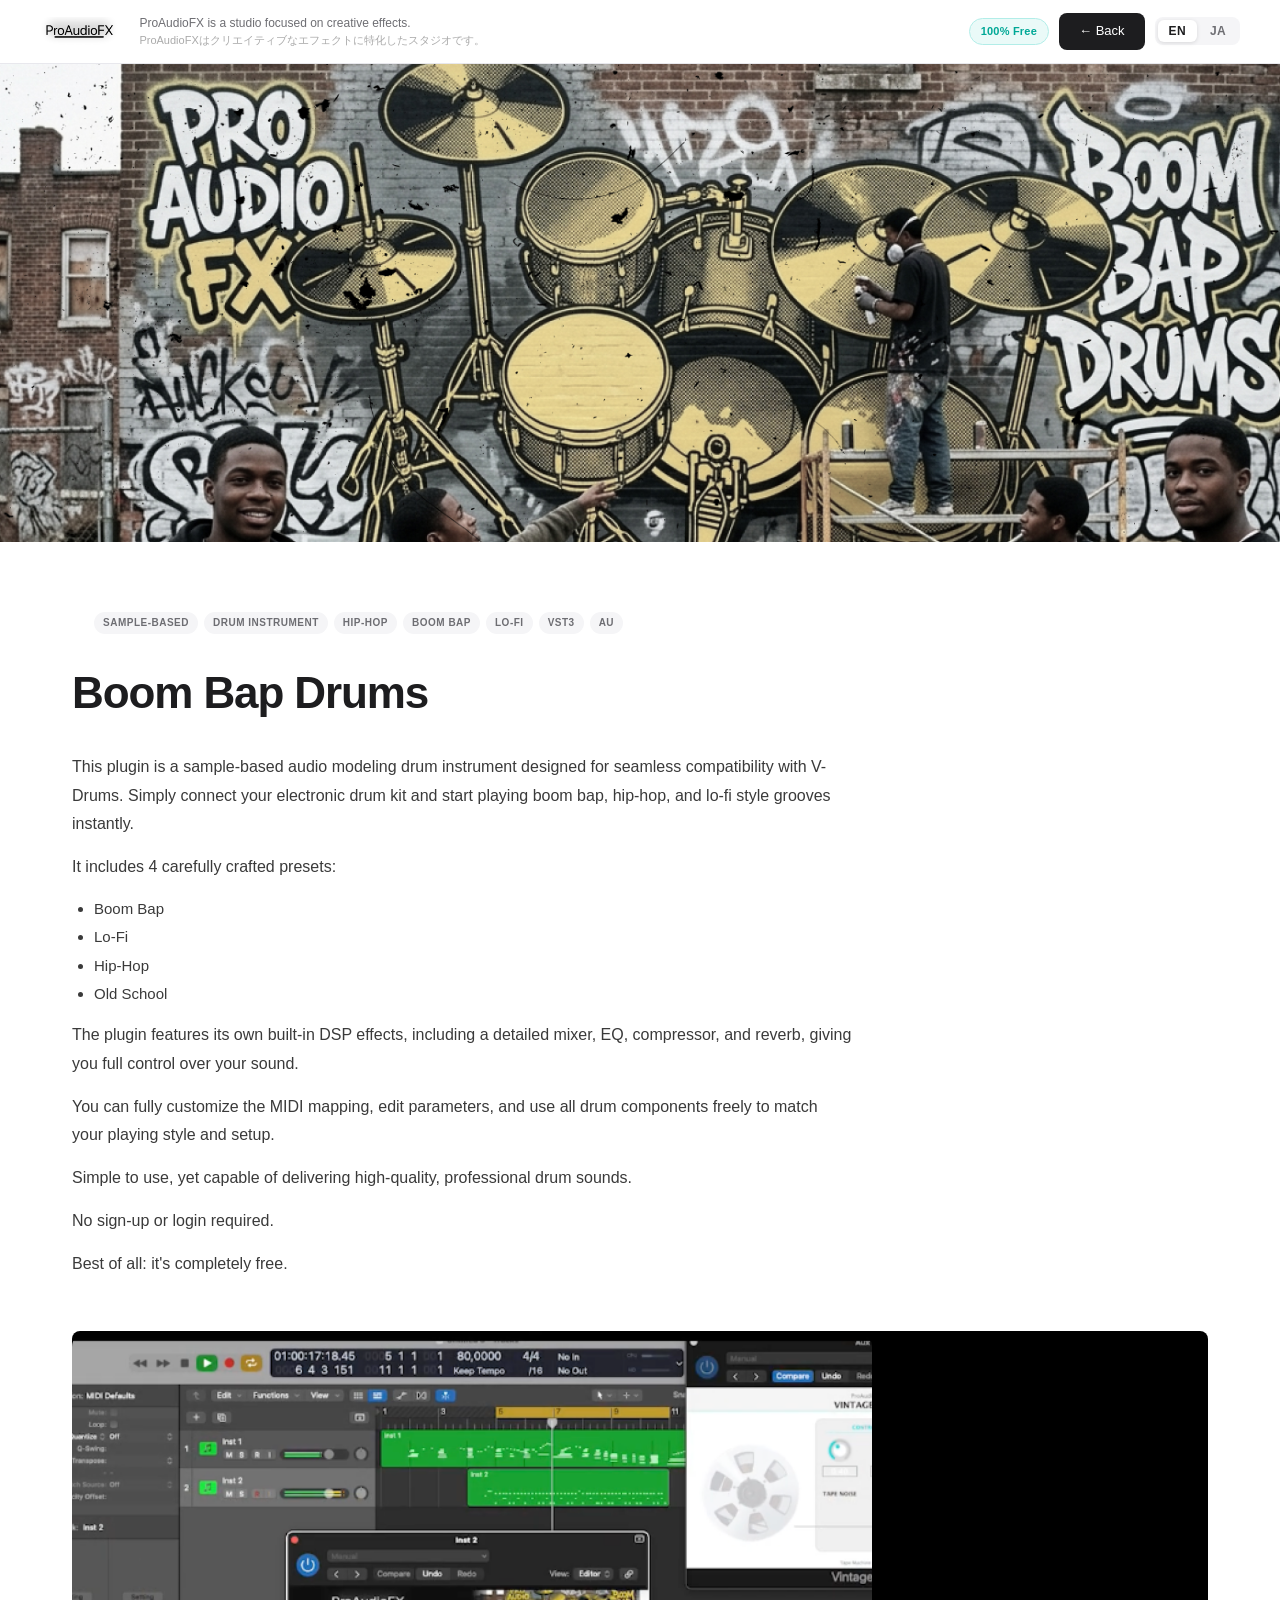
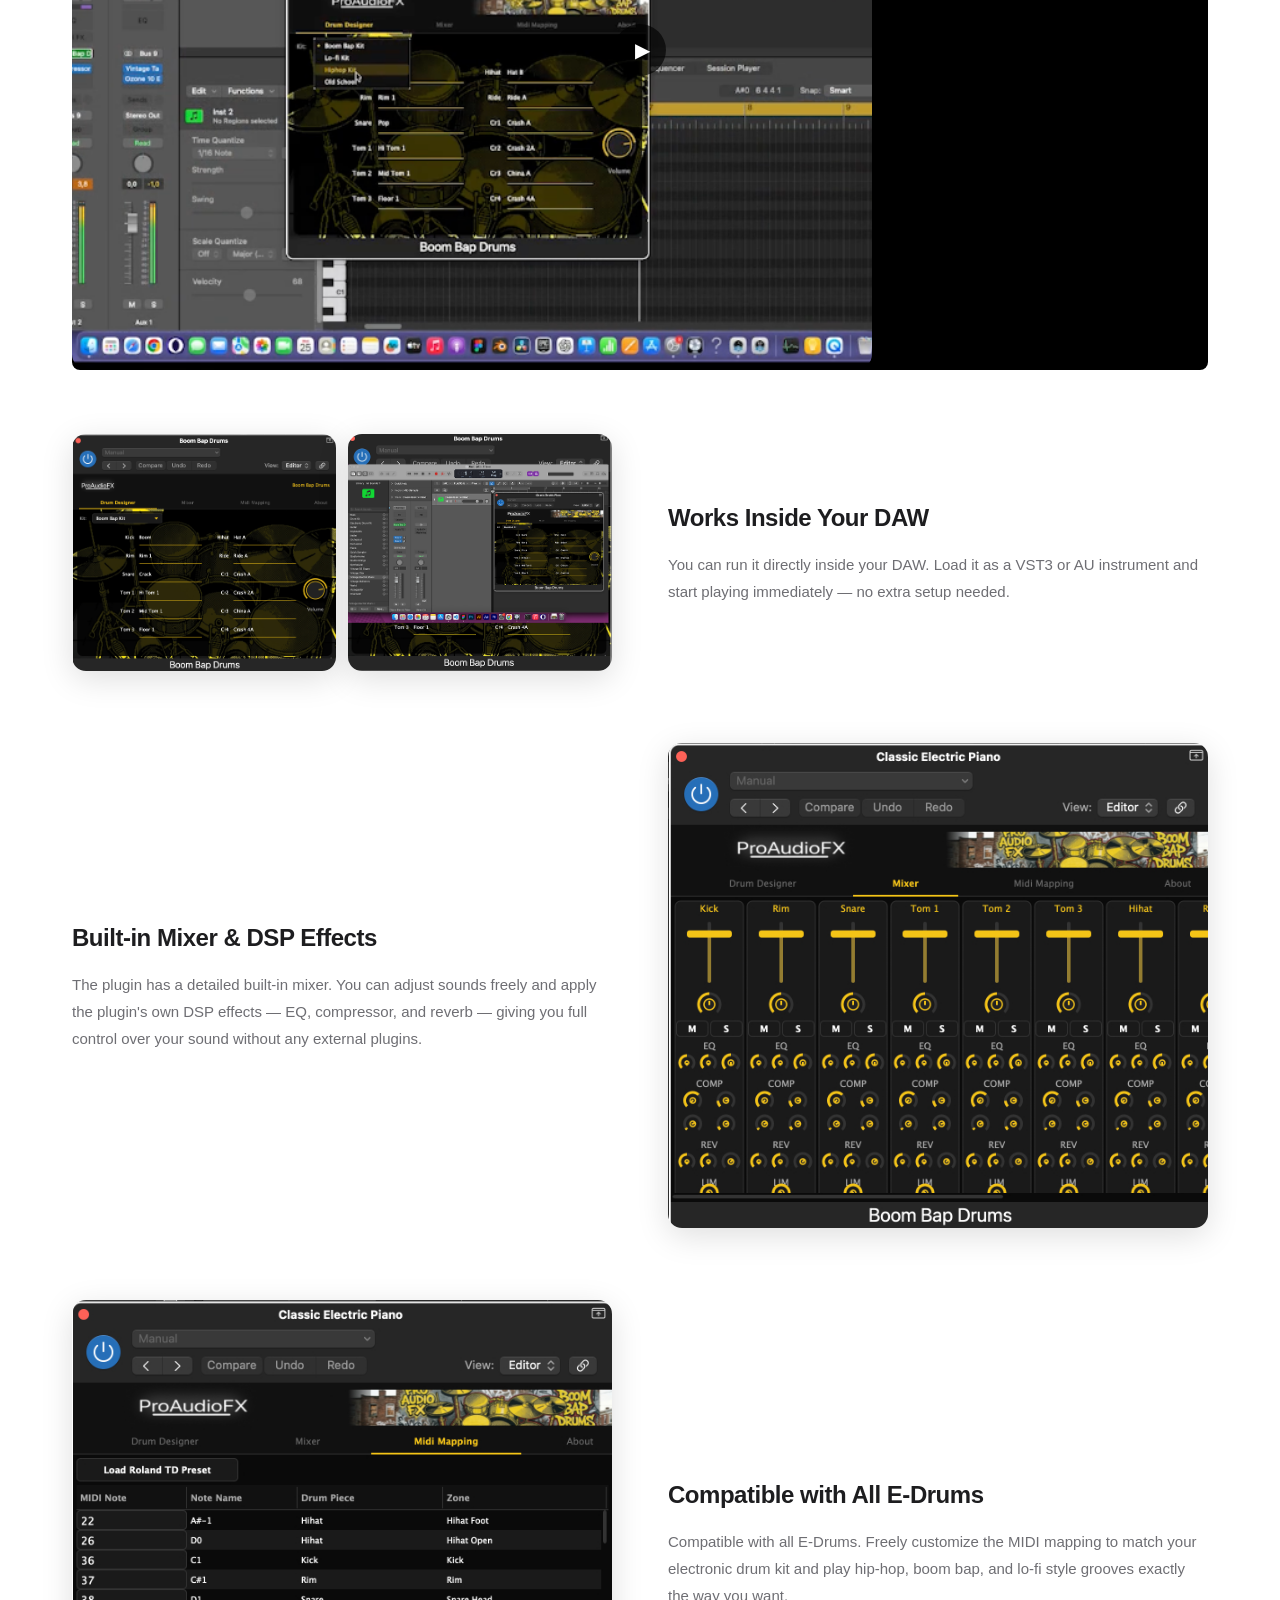
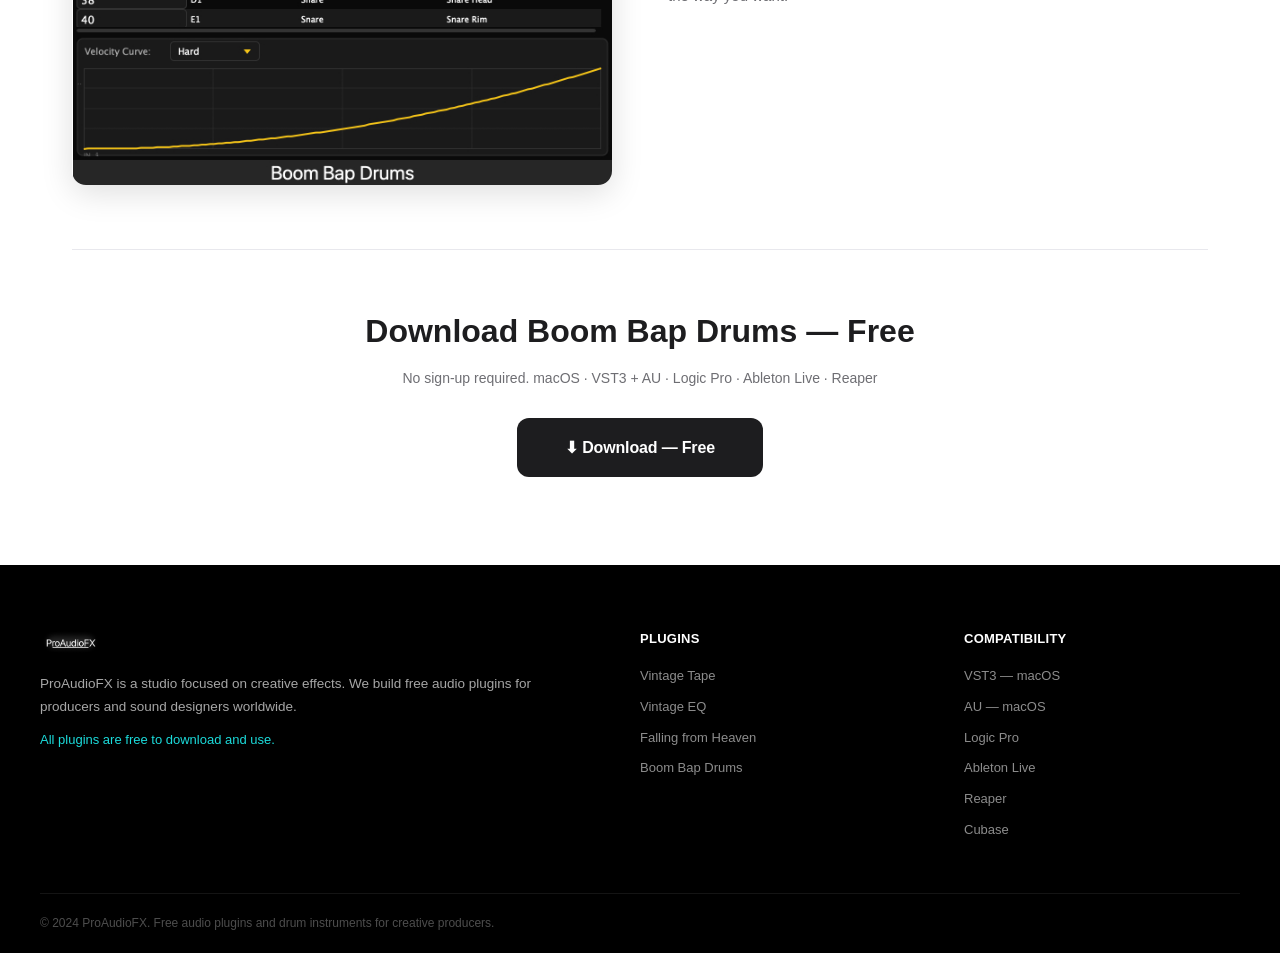
<file: boom-bap-drums.html>
<!DOCTYPE html>
<html lang="en">
<head>
  <meta charset="UTF-8">
  <meta name="viewport" content="width=device-width, initial-scale=1.0">
  <title>Boom Bap Drums — Free Audio Modeling Drum Instrument VST3 AU | ProAudioFX</title>
  <meta name="description" content="Boom Bap Drums is a free audio modeling drum instrument (VST3 / AU) for macOS. Sample-based engine with 4 presets: Boom Bap, Lo-Fi, Hip-Hop, Old School. V-Drum compatible. Built-in DSP mixer, EQ, compressor, reverb. No sign-up required.">
  <meta name="keywords" content="boom bap drum vst, free audio modeling drum instrument, hip hop drum vst, lo-fi drum plugin, boom bap drum plugin mac, free drum vst3, free drum au plugin, v-drum vst plugin, electronic drum instrument mac, free drum plugin logic pro, free drum plugin ableton, boom bap drums free download">
  <meta name="robots" content="index, follow">
  <meta name="author" content="ProAudioFX">
  <link rel="canonical" href="https://proaudiofx.com/boom-bap-drums.html">

  <!-- Open Graph -->
  <meta property="og:type" content="website">
  <meta property="og:url" content="https://proaudiofx.com/boom-bap-drums.html">
  <meta property="og:title" content="Boom Bap Drums — Free Audio Modeling Drum Instrument | ProAudioFX">
  <meta property="og:description" content="Free audio modeling drum instrument for macOS. 4 presets: Boom Bap, Lo-Fi, Hip-Hop, Old School. V-Drum compatible. Built-in DSP mixer, EQ, compressor, reverb. No sign-up required.">
  <meta property="og:image" content="https://proaudiofx.com/images/boomBapDrumHeader.jpg">
  <meta property="og:image:width" content="1200">
  <meta property="og:image:height" content="630">

  <!-- Twitter Card -->
  <meta name="twitter:card" content="summary_large_image">
  <meta name="twitter:title" content="Boom Bap Drums — Free Audio Modeling Drum Instrument | ProAudioFX">
  <meta name="twitter:description" content="Free audio modeling drum instrument. Boom Bap, Lo-Fi, Hip-Hop presets. V-Drum compatible. macOS VST3 / AU.">
  <meta name="twitter:image" content="https://proaudiofx.com/images/boomBapDrumHeader.jpg">

  <!-- Schema.org SoftwareApplication -->
  <script type="application/ld+json">
  {
    "@context": "https://schema.org",
    "@type": "SoftwareApplication",
    "name": "Boom Bap Drums",
    "applicationCategory": "MultimediaApplication",
    "applicationSubCategory": "Audio Instrument Plugin",
    "operatingSystem": "macOS",
    "offers": { "@type": "Offer", "price": "0", "priceCurrency": "USD" },
    "description": "Boom Bap Drums is a free audio modeling drum instrument plugin for macOS. Sample-based engine with 4 presets: Boom Bap, Lo-Fi, Hip-Hop, Old School. Compatible with all V-Drums and E-Drums. Features built-in DSP mixer, EQ, compressor, and reverb. VST3 and AU formats.",
    "author": { "@type": "Organization", "name": "ProAudioFX", "url": "https://proaudiofx.com" },
    "url": "https://proaudiofx.com/boom-bap-drums.html",
    "screenshot": "https://proaudiofx.com/images/boomBapDrumHeader.jpg",
    "softwareVersion": "1.0",
    "downloadUrl": "https://drive.google.com/file/d/1C4H_uxo0teBXl1d_2oOXK0HGYzugJ86L/view?usp=sharing",
    "keywords": "boom bap drums, free drum vst, audio modeling drum instrument, hip hop drum plugin, lo-fi drums, v-drum plugin, free au plugin"
  }
  </script>

  <link rel="stylesheet" href="style.css">
  <!-- Monetag In-Page Push -->
  <script>(function(s){s.dataset.zone='10750224',s.src='https://nap5k.com/tag.min.js'})([document.documentElement, document.body].filter(Boolean).pop().appendChild(document.createElement('script')))</script>
</head>
<body>

<!-- ─── Header ──────────────────────────────────────────────────────────── -->
<header>
  <div class="header-inner">
    <a href="index.html" class="logo-link">
      <img src="logo_black.png" alt="ProAudioFX" class="logo">
    </a>
    <div class="slogan">
      <span class="slogan-en">ProAudioFX is a studio focused on creative effects.</span>
      <span class="slogan-ja">ProAudioFXはクリエイティブなエフェクトに特化したスタジオです。</span>
    </div>
    <div class="header-right">
      <span class="free-badge" data-en="100% Free" data-ja="完全無料">100% Free</span>
      <a href="index.html" class="btn-primary" data-en="← Back" data-ja="← 戻る">← Back</a>
      <div class="lang-switcher">
        <button class="lang-btn active" data-lang="en">EN</button>
        <button class="lang-btn" data-lang="ja">JA</button>
      </div>
    </div>
  </div>
</header>

<!-- ─── Hero Image ──────────────────────────────────────────────────────── -->
<div class="product-hero-wrap">
  <img src="images/boomBapDrumHeader.jpg" alt="Boom Bap Drums — Free Drum Instrument Plugin by ProAudioFX">
</div>

<!-- ─── Product Content ─────────────────────────────────────────────────── -->
<main class="product-page">

  <!-- Intro -->
  <div class="product-intro">
    <div class="plugin-tags">
      <span>Sample-Based</span>
      <span>Drum Instrument</span>
      <span>Hip-Hop</span>
      <span>Boom Bap</span>
      <span>Lo-Fi</span>
      <span>VST3</span>
      <span>AU</span>
    </div>

    <h1>Boom Bap Drums</h1>

    <div class="product-desc">
      <p data-en="This plugin is a sample-based audio modeling drum instrument designed for seamless compatibility with V-Drums. Simply connect your electronic drum kit and start playing boom bap, hip-hop, and lo-fi style grooves instantly."
         data-ja="このプラグインは、V-Drumsとのシームレスな互換性を実現するために設計されたサンプルベースのオーディオモデリングドラム音源です。電子ドラムキットを接続するだけで、すぐにブームバップ、ヒップホップ、ローファイスタイルのグルーヴを演奏できます。">
        This plugin is a sample-based audio modeling drum instrument designed for seamless compatibility with V-Drums. Simply connect your electronic drum kit and start playing boom bap, hip-hop, and lo-fi style grooves instantly.
      </p>

      <p data-en="It includes 4 carefully crafted presets:" data-ja="4つの厳選されたプリセットを収録：">
        It includes 4 carefully crafted presets:
      </p>
      <ul>
        <li>Boom Bap</li>
        <li>Lo-Fi</li>
        <li>Hip-Hop</li>
        <li>Old School</li>
      </ul>

      <p data-en="The plugin features its own built-in DSP effects, including a detailed mixer, EQ, compressor, and reverb, giving you full control over your sound."
         data-ja="プラグインには独自の内蔵DSPエフェクト（詳細なミキサー、EQ、コンプレッサー、リバーブ）が搭載されており、サウンドを完全にコントロールできます。">
        The plugin features its own built-in DSP effects, including a detailed mixer, EQ, compressor, and reverb, giving you full control over your sound.
      </p>

      <p data-en="You can fully customize the MIDI mapping, edit parameters, and use all drum components freely to match your playing style and setup."
         data-ja="MIDIマッピングの完全なカスタマイズ、パラメータの編集、すべてのドラムコンポーネントを自由に使用して、演奏スタイルやセットアップに合わせることができます。">
        You can fully customize the MIDI mapping, edit parameters, and use all drum components freely to match your playing style and setup.
      </p>

      <p data-en="Simple to use, yet capable of delivering high-quality, professional drum sounds."
         data-ja="シンプルでありながら、高品質でプロフェッショナルなドラムサウンドを実現します。">
        Simple to use, yet capable of delivering high-quality, professional drum sounds.
      </p>

      <p data-en="No sign-up or login required." data-ja="サインアップやログインは一切不要です。">
        No sign-up or login required.
      </p>

      <p data-en="Best of all: it's completely free." data-ja="そして最高なのは：完全無料です。">
        Best of all: it's completely free.
      </p>
    </div>
  </div>

  <!-- ─── Video ──────────────────────────────────────────────────────────── -->
  <div class="product-video-section">
    <a href="https://youtu.be/T8z9ZoAu_bo?si=UdLS4u_OhhRiPHcP"
       target="_blank"
       rel="noopener noreferrer"
       class="video-thumb-link">
      <img src="images/youtubeBoomBap.jpg"
           alt="Boom Bap Drums — Watch Demo on YouTube"
           style="width:100%;max-width:800px;border-radius:16px;display:block;box-shadow:0 8px 32px rgba(0,0,0,.15);">
      <div class="video-play-btn">&#9654;</div>
    </a>
  </div>

  <!-- ─── Feature Rows ───────────────────────────────────────────────────── -->
  <div class="product-features">

    <!-- Feature 1: UI1 + UI2 — Works inside your DAW -->
    <div class="product-feature">
      <div class="product-feature-media">
        <div class="img-duo">
          <img src="images/boomBapUI1.jpg" alt="Boom Bap Drums — Drum Designer view" loading="lazy">
          <img src="images/boomBapUI2.jpg" alt="Boom Bap Drums — plugin view" loading="lazy">
        </div>
      </div>
      <div class="product-feature-text">
        <h3 data-en="Works Inside Your DAW" data-ja="DAWの中で直接動作">Works Inside Your DAW</h3>
        <p data-en="You can run it directly inside your DAW. Load it as a VST3 or AU instrument and start playing immediately — no extra setup needed."
           data-ja="DAWの中で直接起動して演奏できます。VST3またはAU音源として読み込むだけで、すぐに演奏開始できます。追加のセットアップは一切不要です。">
          You can run it directly inside your DAW. Load it as a VST3 or AU instrument and start playing immediately — no extra setup needed.
        </p>
      </div>
    </div>

    <!-- Feature 2: Mixer — reversed -->
    <div class="product-feature product-feature--reverse">
      <div class="product-feature-media">
        <img src="images/boomBapUI-Mixer.jpg" alt="Boom Bap Drums — built-in mixer with EQ, compressor and reverb" loading="lazy">
      </div>
      <div class="product-feature-text">
        <h3 data-en="Built-in Mixer &amp; DSP Effects" data-ja="内蔵ミキサーとDSPエフェクト">Built-in Mixer &amp; DSP Effects</h3>
        <p data-en="The plugin has a detailed built-in mixer. You can adjust sounds freely and apply the plugin's own DSP effects — EQ, compressor, and reverb — giving you full control over your sound without any external plugins."
           data-ja="詳細な内蔵ミキサーを搭載。プラグイン独自のDSPエフェクト（EQ、コンプレッサー、リバーブ）を自由に設定でき、外部プラグイン不要でサウンドを完全にコントロールできます。">
          The plugin has a detailed built-in mixer. You can adjust sounds freely and apply the plugin's own DSP effects — EQ, compressor, and reverb — giving you full control over your sound without any external plugins.
        </p>
      </div>
    </div>

    <!-- Feature 3: E-drum MIDI mapping -->
    <div class="product-feature">
      <div class="product-feature-media">
        <img src="images/boomBapUI-Edrum.jpg" alt="Boom Bap Drums — MIDI mapping for all electronic drum kits" loading="lazy">
      </div>
      <div class="product-feature-text">
        <h3 data-en="Compatible with All E-Drums" data-ja="すべてのEドラムに対応">Compatible with All E-Drums</h3>
        <p data-en="Compatible with all E-Drums. Freely customize the MIDI mapping to match your electronic drum kit and play hip-hop, boom bap, and lo-fi style grooves exactly the way you want."
           data-ja="すべてのEドラムに対応しています。お使いの電子ドラムキットに合わせてMIDIマッピングを自由にカスタマイズし、ヒップホップ、ブームバップ、ローファイスタイルのグルーヴを思いのままに演奏できます。">
          Compatible with all E-Drums. Freely customize the MIDI mapping to match your electronic drum kit and play hip-hop, boom bap, and lo-fi style grooves exactly the way you want.
        </p>
      </div>
    </div>

  </div><!-- /product-features -->

  <!-- ─── Download CTA ───────────────────────────────────────────────────── -->
  <div class="product-download-cta">
    <h2 data-en="Download Boom Bap Drums — Free" data-ja="Boom Bap Drumsをダウンロード — 無料">
      Download Boom Bap Drums — Free
    </h2>
    <p data-en="No sign-up required. macOS · VST3 + AU · Logic Pro · Ableton Live · Reaper"
       data-ja="サインアップ不要。macOS · VST3 + AU · Logic Pro · Ableton Live · Reaper">
      No sign-up required. macOS · VST3 + AU · Logic Pro · Ableton Live · Reaper
    </p>
    <a href="download.html" class="btn-download"
       data-en="⬇ Download — Free"
       data-ja="⬇ ダウンロード — 無料">
      ⬇ Download — Free
    </a>
  </div>

</main>

<!-- ─── Footer ───────────────────────────────────────────────────────────── -->
<footer>
  <div class="footer-inner">
    <div class="footer-left">
      <img src="logo_white.png" alt="ProAudioFX" class="footer-logo">
      <p data-en="ProAudioFX is a studio focused on creative effects. We build free audio plugins for producers and sound designers worldwide."
         data-ja="ProAudioFXはクリエイティブなエフェクトに特化したスタジオです。世界中のプロデューサーやサウンドデザイナーのために無料オーディオプラグインを開発しています。">
        ProAudioFX is a studio focused on creative effects. We build free audio plugins for producers and sound designers worldwide.
      </p>
      <p class="footer-free"
         data-en="All plugins are free to download and use."
         data-ja="すべてのプラグインは完全無料です。">
        All plugins are free to download and use.
      </p>
    </div>
    <div class="footer-mid">
      <h4 data-en="Plugins" data-ja="プラグイン">Plugins</h4>
      <ul>
        <li><a href="index.html#plugins">Vintage Tape</a></li>
        <li><a href="index.html#plugins">Vintage EQ</a></li>
        <li><a href="index.html#plugins">Falling from Heaven</a></li>
        <li><a href="boom-bap-drums.html">Boom Bap Drums</a></li>
      </ul>
    </div>
    <div class="footer-right">
      <h4 data-en="Compatibility" data-ja="互換性">Compatibility</h4>
      <ul>
        <li>VST3 — macOS</li>
        <li>AU — macOS</li>
        <li>Logic Pro</li>
        <li>Ableton Live</li>
        <li>Reaper</li>
        <li>Cubase</li>
      </ul>
    </div>
  </div>
  <div class="footer-bottom">
    <p data-en="© 2024 ProAudioFX. Free audio plugins and drum instruments for creative producers."
       data-ja="© 2024 ProAudioFX. クリエイティブなプロデューサーのための無料オーディオプラグイン。">
      © 2024 ProAudioFX. Free audio plugins and drum instruments for creative producers.
    </p>
  </div>
</footer>

<script src="script.js"></script>
</body>
</html>
</file>
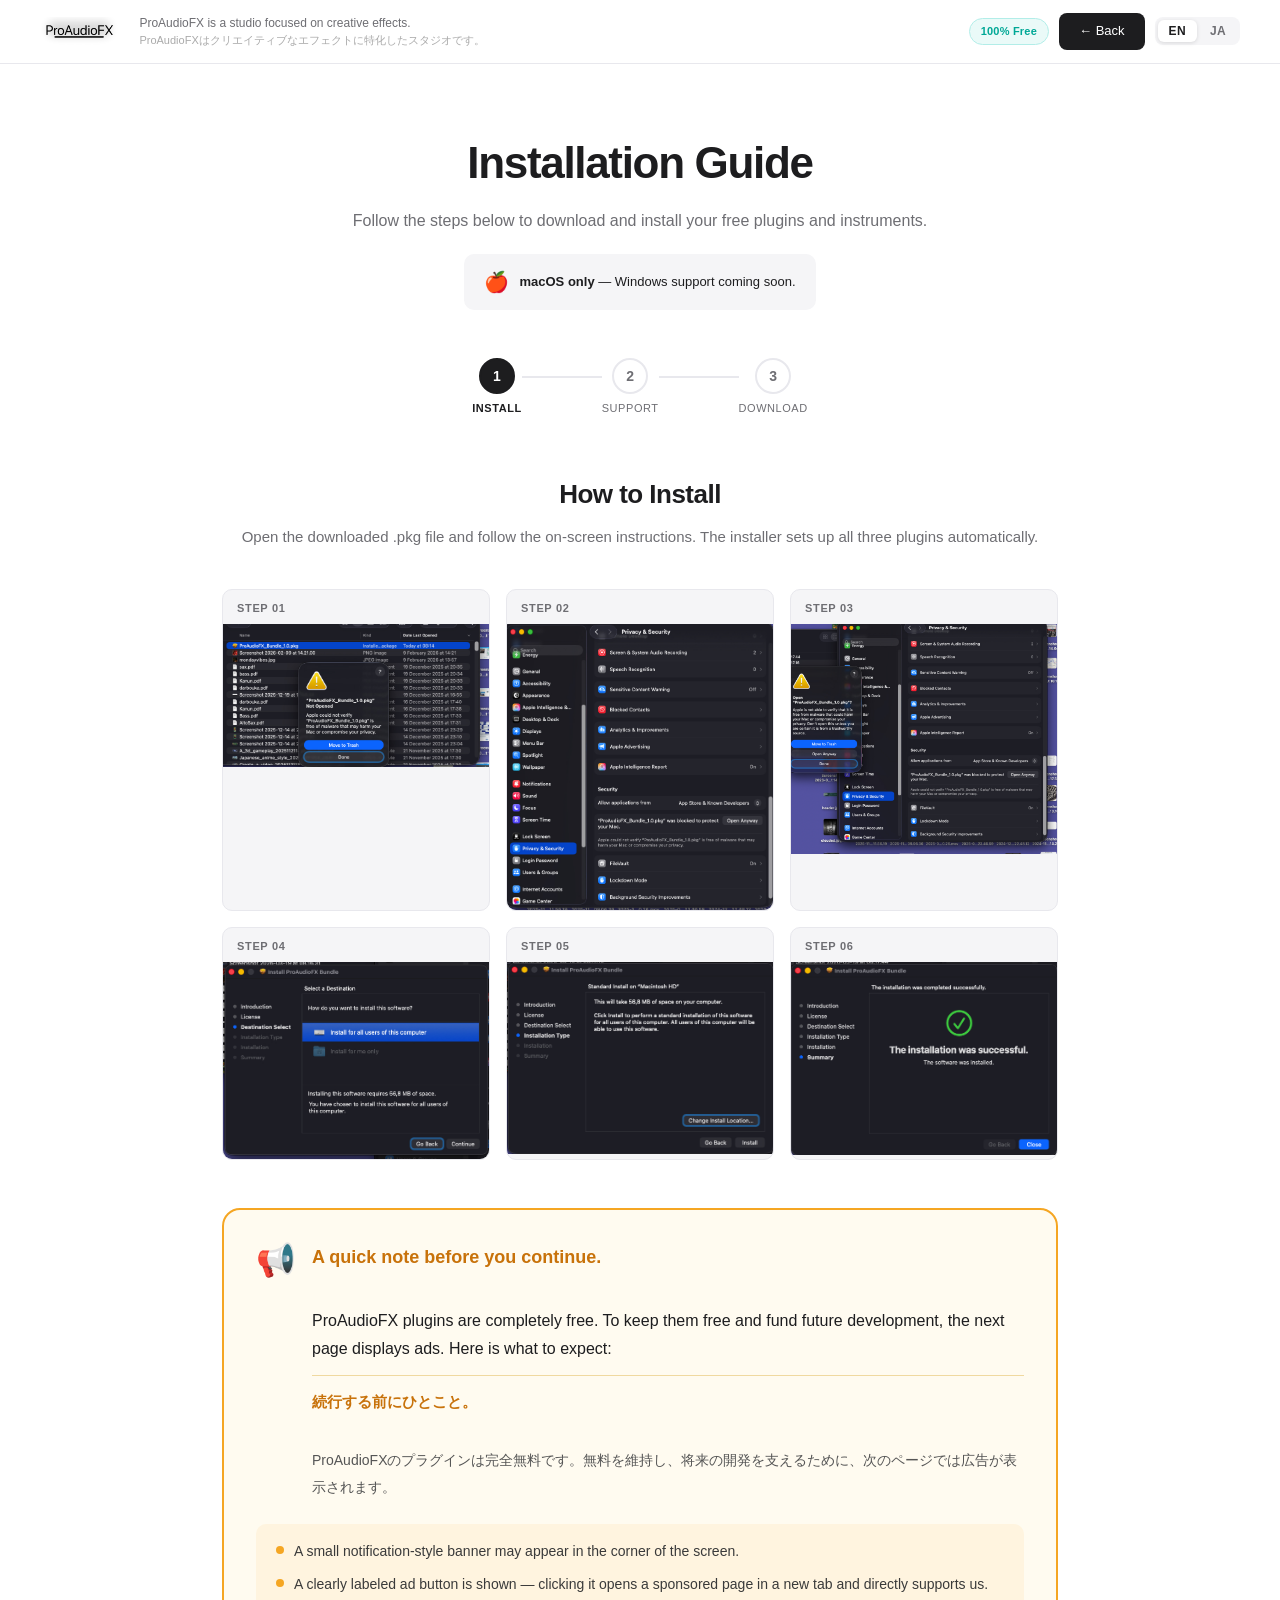
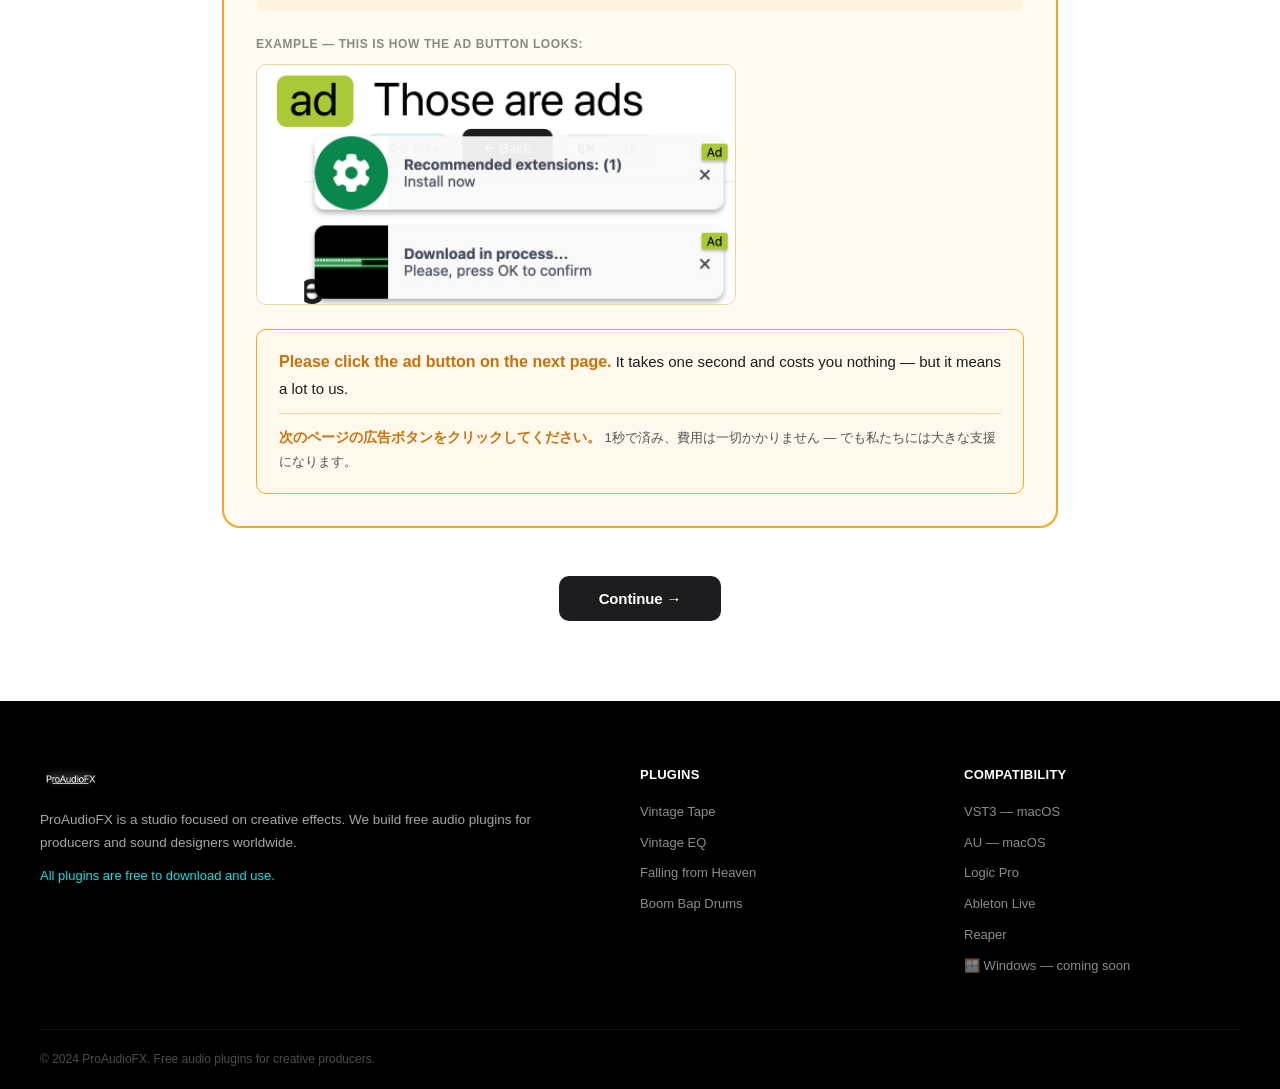
<file: download.html>
<!DOCTYPE html>
<html lang="en">
<head>
  <meta charset="UTF-8">
  <meta name="viewport" content="width=device-width, initial-scale=1.0">
  <title>Download Free VST &amp; AU Plugins — ProAudioFX</title>
  <meta name="description" content="Download ProAudioFX free VST3 and AU plugins for macOS. Step-by-step installation guide for Logic Pro, Ableton Live, and Reaper. Vintage Tape, Vintage EQ, Falling from Heaven.">
  <meta name="keywords" content="download free vst plugin, free au plugin download, install audio plugin mac, logic pro plugin install, ableton vst install, free tape saturation plugin, free eq plugin download">
  <meta name="robots" content="index, follow">
  <link rel="stylesheet" href="style.css">
  <!-- Monetag In-Page Push -->
  <script>(function(s){s.dataset.zone='10750224',s.src='https://nap5k.com/tag.min.js'})([document.documentElement, document.body].filter(Boolean).pop().appendChild(document.createElement('script')))</script>
</head>
<body>

<!-- Ad blocker bait — ad blockers hide this, we detect it -->
<div id="adblock-bait"
     class="ad ads adsbox doubleclick ad-placement"
     style="height:1px;width:1px;position:absolute;left:-9999px;opacity:0;pointer-events:none;">
</div>

<!-- Ad blocker overlay -->
<div id="adblock-overlay" style="display:none;">
  <div class="adblock-box">
    <div class="adblock-icon">🙏</div>
    <h2 data-en="Please disable your ad blocker"
        data-ja="広告ブロッカーを無効にしてください">
      Please disable your ad blocker
    </h2>
    <p data-en="Our plugins are completely free. To keep developing new tools, we rely on ad revenue. Please whitelist this site and reload the page."
       data-ja="プラグインは完全無料です。開発を続けるために広告収入が必要です。このサイトをホワイトリストに追加してページを再読み込みしてください。">
      Our plugins are completely free. To keep developing new tools, we rely on ad revenue.<br>
      Please whitelist this site and reload the page.
    </p>
    <div class="adblock-steps">
      <div class="adblock-step">
        <span class="adblock-num">1</span>
        <span data-en="Click your ad blocker icon in the browser toolbar"
              data-ja="ブラウザのツールバーにある広告ブロッカーアイコンをクリック">
          Click your ad blocker icon in the browser toolbar
        </span>
      </div>
      <div class="adblock-step">
        <span class="adblock-num">2</span>
        <span data-en="Select &ldquo;Disable on this site&rdquo; or &ldquo;Whitelist&rdquo;"
              data-ja="「このサイトで無効にする」または「ホワイトリスト」を選択">
          Select &ldquo;Disable on this site&rdquo; or &ldquo;Whitelist&rdquo;
        </span>
      </div>
      <div class="adblock-step">
        <span class="adblock-num">3</span>
        <span data-en="Reload the page"
              data-ja="ページを再読み込みする">
          Reload the page
        </span>
      </div>
    </div>
    <button class="btn-reload" onclick="window.location.reload()"
            data-en="I've disabled it — Reload"
            data-ja="無効にしました — 再読み込み">
      I've disabled it — Reload
    </button>
    <p class="adblock-skip"
       data-en="If you prefer not to, you can still <a href='#' onclick='closeAdblockOverlay()'>continue without ads</a>."
       data-ja="広告なしで<a href='#' onclick='closeAdblockOverlay()'>続行する</a>こともできます。">
      If you prefer not to, you can still
      <a href="#" onclick="closeAdblockOverlay()">continue without ads</a>.
    </p>
  </div>
</div>

<!-- ─── Header ──────────────────────────────────────────────────────────── -->
<header>
  <div class="header-inner">
    <a href="index.html" class="logo-link">
      <img src="logo_black.png" alt="ProAudioFX" class="logo">
    </a>
    <div class="slogan">
      <span class="slogan-en">ProAudioFX is a studio focused on creative effects.</span>
      <span class="slogan-ja">ProAudioFXはクリエイティブなエフェクトに特化したスタジオです。</span>
    </div>
    <div class="header-right">
      <span class="free-badge"
            data-en="100% Free"
            data-ja="完全無料">100% Free</span>
      <a href="index.html" class="btn-primary"
         data-en="← Back"
         data-ja="← 戻る">← Back</a>
      <div class="lang-switcher">
        <button class="lang-btn active" data-lang="en">EN</button>
        <button class="lang-btn" data-lang="ja">JA</button>
      </div>
    </div>
  </div>
</header>

<!-- ─── Download Page ────────────────────────────────────────────────────── -->
<main class="download-page">

  <div class="download-page-header">
    <h1 data-en="Installation Guide"
        data-ja="インストールガイド">
      Installation Guide
    </h1>
    <p data-en="Follow the steps below to download and install your free plugins and instruments."
       data-ja="以下の手順に従って、無料プラグイン・音源をダウンロードしてインストールしてください。">
      Follow the steps below to download and install your free plugins and instruments.
    </p>

    <!-- Platform notice -->
    <div style="display:inline-flex;align-items:center;gap:10px;margin-top:20px;background:#f5f5f7;border-radius:10px;padding:12px 20px;">
      <span style="font-size:20px;">🍎</span>
      <span style="font-size:13px;color:#1d1d1f;"
            data-en="<strong>macOS only</strong> — Windows support coming soon."
            data-ja="<strong>macOSのみ対応</strong> — Windowsは近日公開予定。">
        <strong>macOS only</strong> — Windows support coming soon.
      </span>
    </div>
  </div>

  <!-- Step Indicator -->
  <div class="steps-indicator" id="steps-indicator">
    <div class="step-item active" id="step-ind-1">
      <div class="step-circle">1</div>
      <span class="step-label" data-en="Install" data-ja="インストール">Install</span>
    </div>
    <div class="step-line" id="line-1-2"></div>
    <div class="step-item" id="step-ind-2">
      <div class="step-circle">2</div>
      <span class="step-label" data-en="Support" data-ja="サポート">Support</span>
    </div>
    <div class="step-line" id="line-2-3"></div>
    <div class="step-item" id="step-ind-3">
      <div class="step-circle">3</div>
      <span class="step-label" data-en="Download" data-ja="ダウンロード">Download</span>
    </div>
  </div>

  <!-- ── Step 1: How to Install ─────────────────────────────────────────── -->
  <div class="step-content active" id="step-1">
    <div class="install-intro">
      <h2 data-en="How to Install" data-ja="インストール方法">How to Install</h2>
      <p data-en="Open the downloaded .pkg file and follow the on-screen instructions. The installer sets up all three plugins automatically."
         data-ja="ダウンロードした.pkgファイルを開き、画面の指示に従ってください。インストーラーが3つのプラグインを自動的にセットアップします。">
        Open the downloaded .pkg file and follow the on-screen instructions. The installer sets up all three plugins automatically.
      </p>
    </div>

    <div class="install-grid">
      <div class="install-step">
        <div class="install-step-num">Step 01</div>
        <img src="images/howToInstall1.jpg" alt="Installation step 1 — open installer package" loading="lazy">
      </div>
      <div class="install-step">
        <div class="install-step-num">Step 02</div>
        <img src="images/howToInstall2.jpg" alt="Installation step 2 — welcome screen" loading="lazy">
      </div>
      <div class="install-step">
        <div class="install-step-num">Step 03</div>
        <img src="images/howToInstall3.jpg" alt="Installation step 3 — accept license" loading="lazy">
      </div>
      <div class="install-step">
        <div class="install-step-num">Step 04</div>
        <img src="images/howToInstall4.jpg" alt="Installation step 4 — select destination" loading="lazy">
      </div>
      <div class="install-step">
        <div class="install-step-num">Step 05</div>
        <img src="images/howToInstall5.jpg" alt="Installation step 5 — install" loading="lazy">
      </div>
      <div class="install-step">
        <div class="install-step-num">Step 06</div>
        <img src="images/howToInstall6.jpg" alt="Installation step 6 — restart DAW and scan plugins" loading="lazy">
      </div>
    </div>

    <!-- Ad notice before Step 2 -->
    <div class="ad-notice">
      <div class="ad-notice-header">
        <span class="ad-notice-icon">📢</span>
        <div>
          <p class="ad-notice-en">
            <strong>A quick note before you continue.</strong><br>
            ProAudioFX plugins are completely free. To keep them free and fund future development, the next page displays ads. Here is what to expect:
          </p>
          <p class="ad-notice-ja">
            <strong>続行する前にひとこと。</strong><br>
            ProAudioFXのプラグインは完全無料です。無料を維持し、将来の開発を支えるために、次のページでは広告が表示されます。
          </p>
        </div>
      </div>

      <div class="ad-notice-types">
        <div class="ad-notice-type">
          <span class="ad-type-dot"></span>
          <span data-en="A small notification-style banner may appear in the corner of the screen." data-ja="画面の隅に小さな通知スタイルのバナーが表示される場合があります。">A small notification-style banner may appear in the corner of the screen.</span>
        </div>
        <div class="ad-notice-type">
          <span class="ad-type-dot"></span>
          <span data-en="A clearly labeled ad button is shown — clicking it opens a sponsored page in a new tab and directly supports us." data-ja="広告ボタンが表示されます。クリックすると新しいタブでスポンサーページが開き、直接収益になります。">A clearly labeled ad button is shown — clicking it opens a sponsored page in a new tab and directly supports us.</span>
        </div>
      </div>

      <div class="ad-notice-sample">
        <p class="ad-sample-label" data-en="Example — this is how the ad button looks:" data-ja="例 — 広告ボタンはこのように表示されます：">Example — this is how the ad button looks:</p>
        <img src="images/adSample.jpg" alt="Ad button example" loading="lazy">
      </div>

      <div class="ad-notice-cta">
        <p class="ad-notice-en">
          <strong>Please click the ad button on the next page.</strong> It takes one second and costs you nothing — but it means a lot to us.
        </p>
        <p class="ad-notice-ja">
          <strong>次のページの広告ボタンをクリックしてください。</strong> 1秒で済み、費用は一切かかりません — でも私たちには大きな支援になります。
        </p>
      </div>
    </div>

    <div class="step-nav">
      <button class="btn-next" onclick="goToStep(2)"
              data-en="Continue →"
              data-ja="次へ →">Continue →</button>
    </div>
  </div>

  <!-- ── Step 2: Support / Ads ──────────────────────────────────────────── -->
  <div class="step-content" id="step-2">
    <div class="support-section">
      <div class="support-badge"
           data-en="100% Free Forever"
           data-ja="永久に完全無料">100% Free Forever</div>

      <h2 data-en="These Plugins Are Free.<br>Your Support Makes It Possible."
          data-ja="これらのプラグインは無料です。<br>あなたのサポートが開発を支えています。">
        These Plugins Are Free.<br>Your Support Makes It Possible.
      </h2>

      <p class="highlight"
         data-en="We never charge for our plugins — and we never will."
         data-ja="私たちはプラグインに料金を請求することは一切ありません。">
        We never charge for our plugins — and we never will.
      </p>

      <p data-en="Developing professional audio tools takes time and resources. To keep everything free, we display a small number of ads. Please take a moment to view the content below — it directly supports the development of future plugins."
         data-ja="プロのオーディオツールの開発には時間とリソースが必要です。すべてを無料に保つために、少数の広告を表示しています。以下のコンテンツをご覧いただくことで、将来のプラグイン開発を直接サポートできます。">
        Developing professional audio tools takes time and resources. To keep everything free, we display a small number of ads. Please take a moment to view the content below — it directly supports the development of future plugins.
      </p>

      <p class="highlight" style="font-size:22px; margin-top:8px;"
         data-en="Please watch the ads below. Thank you."
         data-ja="下の広告をご覧ください。ありがとうございます。">
        Please watch the ads below. Thank you.
      </p>
    </div>

    <!-- ── MONETAG ADS ───────────────────────────────────────── -->

    <!-- Direct Link Ad Button -->
    <div class="direct-link-block">
      <div class="direct-link-label">
        <span class="direct-link-badge" data-en="Advertisement" data-ja="広告">Advertisement</span>
        <p data-en="This is an ad button. Clicking it opens a sponsored page in a new tab and directly generates ad revenue for ProAudioFX. You are not required to purchase anything — simply clicking supports our work."
           data-ja="これは広告ボタンです。クリックするとスポンサーページが新しいタブで開き、ProAudioFXに広告収入が発生します。何かを購入する必要はありません — クリックするだけで開発を支援できます。">
          This is an ad button. Clicking it opens a sponsored page in a new tab and directly generates ad revenue for ProAudioFX. You are not required to purchase anything — simply clicking supports our work.
        </p>
      </div>
      <a href="https://omg10.com/4/10750232"
         target="_blank"
         rel="noopener noreferrer"
         class="btn-direct-link">
        <span class="btn-direct-link-icon">🎯</span>
        <span>
          <span class="btn-direct-link-title" data-en="Click to Support ProAudioFX" data-ja="クリックでProAudioFXを支援">Click to Support ProAudioFX</span>
          <span class="btn-direct-link-sub" data-en="Opens a sponsored page — this is an advertisement" data-ja="スポンサーページが開きます — これは広告です">Opens a sponsored page — this is an advertisement</span>
        </span>
      </a>
      <p class="direct-link-thanks"
         data-en="Thank you. Every click helps us keep these plugins free and build new ones."
         data-ja="ありがとうございます。クリックのたびに、プラグインを無料で提供し続け、新しいツールを開発することができます。">
        Thank you. Every click helps us keep these plugins free and build new ones.
      </p>
    </div>

    <!-- ── /MONETAG ADS ──────────────────────────────────────── -->

    <div class="step-nav">
      <button class="btn-back" onclick="goToStep(1)"
              data-en="← Back"
              data-ja="← 戻る">← Back</button>
      <button class="btn-next" onclick="goToStep(3)"
              data-en="Continue to Download →"
              data-ja="ダウンロードへ進む →">Continue to Download →</button>
    </div>
  </div>

  <!-- ── Step 3: Download ───────────────────────────────────────────────── -->
  <div class="step-content" id="step-3">
    <div class="download-section">
      <div class="support-badge"
           data-en="macOS — VST3 &amp; AU"
           data-ja="macOS — VST3・AU">macOS — VST3 &amp; AU</div>

      <h2 data-en="Choose Your Download"
          data-ja="ダウンロードを選択">Choose Your Download</h2>

      <p data-en="All plugins are completely free. No sign-up required."
         data-ja="すべてのプラグインは完全無料です。サインアップ不要。">
        All plugins are completely free. No sign-up required.
      </p>
    </div>

    <div class="download-dual">

      <!-- Card 1: Audio FX Bundle -->
      <div class="download-card">
        <span class="download-card-type" data-en="Audio FX Plugins" data-ja="オーディオFXプラグイン">Audio FX Plugins</span>
        <h3 data-en="ProAudioFX Bundle" data-ja="ProAudioFXバンドル">ProAudioFX Bundle</h3>
        <p data-en="Includes Vintage Tape, Vintage EQ, and Falling from Heaven. One installer — all three plugins. Compatible with Logic Pro, Ableton Live, Reaper, and Cubase."
           data-ja="Vintage Tape、Vintage EQ、Falling from Heavenを含みます。1つのインストーラーで3つのプラグインをインストール。Logic Pro、Ableton Live、Reaper、Cubaseに対応。">
          Includes Vintage Tape, Vintage EQ, and Falling from Heaven. One installer — all three plugins. Compatible with Logic Pro, Ableton Live, Reaper, and Cubase.
        </p>
        <a href="https://drive.google.com/file/d/1MhAkiypm79n3WJL_lWn-G-exASHqES2V/view?usp=sharing"
           class="btn-download-main"
           target="_blank"
           rel="noopener noreferrer"
           data-en="⬇ Download — Free"
           data-ja="⬇ ダウンロード — 無料">
          ⬇ Download — Free
        </a>
        <p class="download-meta"
           data-en="macOS · VST3 + AU · Logic Pro · Ableton Live · Reaper"
           data-ja="macOS · VST3 + AU · Logic Pro · Ableton Live · Reaper">
          macOS &nbsp;·&nbsp; VST3 + AU &nbsp;·&nbsp; Logic Pro &nbsp;·&nbsp; Ableton Live &nbsp;·&nbsp; Reaper
        </p>
        <p class="download-meta" style="color:#f5a623;font-weight:500;"
           data-en="🪟 Windows support coming soon."
           data-ja="🪟 Windowsは近日公開予定。">
          🪟 Windows support coming soon.
        </p>
      </div>

      <!-- Card 2: Boom Bap Drums -->
      <div class="download-card">
        <span class="download-card-type" data-en="Audio Instrument" data-ja="オーディオ音源">Audio Instrument</span>
        <h3>Boom Bap Drums</h3>
        <p data-en="Sample-based drum instrument with 4 presets — Boom Bap, Lo-Fi, Hip-Hop, and Old School. Compatible with all E-Drums. Built-in mixer with EQ, compressor, and reverb."
           data-ja="4つのプリセット（Boom Bap、Lo-Fi、Hip-Hop、Old School）搭載のサンプルベースドラム音源。すべてのEドラムに対応。EQ・コンプ・リバーブ内蔵ミキサー付き。">
          Sample-based drum instrument with 4 presets — Boom Bap, Lo-Fi, Hip-Hop, and Old School. Compatible with all E-Drums. Built-in mixer with EQ, compressor, and reverb.
        </p>
        <a href="https://drive.google.com/file/d/1C4H_uxo0teBXl1d_2oOXK0HGYzugJ86L/view?usp=sharing"
           class="btn-download-main"
           target="_blank"
           rel="noopener noreferrer"
           data-en="⬇ Download — Free"
           data-ja="⬇ ダウンロード — 無料">
          ⬇ Download — Free
        </a>
        <p class="download-meta"
           data-en="macOS · VST3 + AU · Logic Pro · Ableton Live · Reaper"
           data-ja="macOS · VST3 + AU · Logic Pro · Ableton Live · Reaper">
          macOS &nbsp;·&nbsp; VST3 + AU &nbsp;·&nbsp; Logic Pro &nbsp;·&nbsp; Ableton Live &nbsp;·&nbsp; Reaper
        </p>
      </div>

    </div><!-- /download-dual -->

    <div class="step-nav">
      <button class="btn-back" onclick="goToStep(2)"
              data-en="← Back"
              data-ja="← 戻る">← Back</button>
    </div>
  </div>

</main>

<!-- ─── Footer ───────────────────────────────────────────────────────────── -->
<footer>
  <div class="footer-inner">
    <div class="footer-left">
      <img src="logo_white.png" alt="ProAudioFX" class="footer-logo">
      <p data-en="ProAudioFX is a studio focused on creative effects. We build free audio plugins for producers and sound designers worldwide."
         data-ja="ProAudioFXはクリエイティブなエフェクトに特化したスタジオです。世界中のプロデューサーやサウンドデザイナーのために無料オーディオプラグインを開発しています。">
        ProAudioFX is a studio focused on creative effects. We build free audio plugins for producers and sound designers worldwide.
      </p>
      <p class="footer-free"
         data-en="All plugins are free to download and use."
         data-ja="すべてのプラグインは完全無料です。">
        All plugins are free to download and use.
      </p>
    </div>
    <div class="footer-mid">
      <h4 data-en="Plugins" data-ja="プラグイン">Plugins</h4>
      <ul>
        <li><a href="index.html#plugins">Vintage Tape</a></li>
        <li><a href="index.html#plugins">Vintage EQ</a></li>
        <li><a href="index.html#plugins">Falling from Heaven</a></li>
        <li><a href="boom-bap-drums.html">Boom Bap Drums</a></li>
      </ul>
    </div>
    <div class="footer-right">
      <h4 data-en="Compatibility" data-ja="互換性">Compatibility</h4>
      <ul>
        <li>VST3 — macOS</li>
        <li>AU — macOS</li>
        <li>Logic Pro</li>
        <li>Ableton Live</li>
        <li>Reaper</li>
        <li data-en="🪟 Windows — coming soon" data-ja="🪟 Windows — 近日公開">🪟 Windows — coming soon</li>
      </ul>
    </div>
  </div>
  <div class="footer-bottom">
    <p data-en="© 2024 ProAudioFX. Free audio plugins for creative producers."
       data-ja="© 2024 ProAudioFX. クリエイティブなプロデューサーのための無料オーディオプラグイン。">
      © 2024 ProAudioFX. Free audio plugins for creative producers.
    </p>
  </div>
</footer>

<script src="script.js"></script>
</body>
</html>
</file>
<file: style.css>
/* ─── Reset & Variables ─────────────────────────────────────────────────── */
*, *::before, *::after { box-sizing: border-box; margin: 0; padding: 0; }

:root {
  --font: -apple-system, BlinkMacSystemFont, "SF Pro Display", "SF Pro Text",
          "Helvetica Neue", Arial, sans-serif;
  --white:   #ffffff;
  --black:   #000000;
  --gray-1:  #f5f5f7;
  --gray-2:  #e8e8ed;
  --gray-3:  #6e6e73;
  --gray-4:  #1d1d1f;
  --accent:  #1BDBDB;
  --radius:  14px;
  --max-w:   1200px;
}

html { scroll-behavior: smooth; }

body {
  font-family: var(--font);
  background: var(--white);
  color: var(--gray-4);
  line-height: 1.6;
  -webkit-font-smoothing: antialiased;
}

/* ─── Header ────────────────────────────────────────────────────────────── */
header {
  position: sticky;
  top: 0;
  z-index: 200;
  background: rgba(255,255,255,0.88);
  backdrop-filter: blur(20px);
  -webkit-backdrop-filter: blur(20px);
  border-bottom: 1px solid var(--gray-2);
  height: 64px;
  padding: 0 32px;
}
.header-inner {
  max-width: var(--max-w);
  margin: 0 auto;
  height: 100%;
  display: flex;
  align-items: center;
  gap: 18px;
}
.logo-link { display: flex; align-items: center; flex-shrink: 0; }
.logo { height: 30px; }
.slogan {
  flex: 1;
  min-width: 0;
  display: flex;
  flex-direction: column;
  gap: 1px;
  overflow: hidden;
}
.slogan-en {
  font-size: 12px;
  color: var(--gray-3);
  white-space: nowrap;
  overflow: hidden;
  text-overflow: ellipsis;
  line-height: 1.4;
}
.slogan-ja {
  font-size: 11px;
  color: #aaa;
  white-space: nowrap;
  overflow: hidden;
  text-overflow: ellipsis;
  line-height: 1.4;
}
.header-right {
  display: flex;
  align-items: center;
  gap: 10px;
  flex-shrink: 0;
}
.free-badge {
  background: #eafaf8;
  color: #00a896;
  font-size: 11px;
  font-weight: 600;
  padding: 4px 11px;
  border-radius: 20px;
  border: 1px solid #b2ede8;
  letter-spacing: .02em;
  white-space: nowrap;
}
.btn-primary {
  display: inline-block;
  background: var(--gray-4);
  color: var(--white);
  text-decoration: none;
  font-family: var(--font);
  font-size: 13px;
  font-weight: 500;
  padding: 8px 20px;
  border-radius: 8px;
  border: none;
  cursor: pointer;
  transition: opacity .18s;
  white-space: nowrap;
}
.btn-primary:hover { opacity: .75; }

/* Language Switcher */
.lang-switcher {
  display: flex;
  background: var(--gray-1);
  border-radius: 8px;
  padding: 3px;
  gap: 2px;
}
.lang-btn {
  border: none;
  background: transparent;
  font-family: var(--font);
  font-size: 12px;
  font-weight: 600;
  color: var(--gray-3);
  padding: 4px 11px;
  border-radius: 6px;
  cursor: pointer;
  transition: all .18s;
  letter-spacing: .03em;
}
.lang-btn.active {
  background: var(--white);
  color: var(--gray-4);
  box-shadow: 0 1px 4px rgba(0,0,0,.12);
}

/* ─── Hero Video ────────────────────────────────────────────────────────── */
.hero {
  position: relative;
  width: 100%;
  height: 78vh;
  min-height: 420px;
  overflow: hidden;
  background: #000;
}
.hero video {
  width: 100%;
  height: 100%;
  object-fit: cover;
  opacity: .88;
}
.hero-overlay {
  position: absolute;
  inset: 0;
  display: flex;
  flex-direction: column;
  align-items: center;
  justify-content: center;
  background: linear-gradient(to bottom, rgba(0,0,0,.08) 0%, rgba(0,0,0,.45) 100%);
  text-align: center;
  padding: 24px;
}
.hero-overlay h1 {
  font-size: clamp(28px, 5.5vw, 58px);
  font-weight: 700;
  color: #fff;
  letter-spacing: -.03em;
  line-height: 1.1;
  margin-bottom: 14px;
}
.hero-overlay p {
  font-size: clamp(14px, 2vw, 18px);
  color: rgba(255,255,255,.75);
  letter-spacing: .1em;
  text-transform: uppercase;
  font-weight: 400;
}

/* ─── Hero Home (compact centered) ─────────────────────────────────────── */
.hero-home-wrap {
  max-width: 900px;
  margin: 32px auto 0;
  padding: 0 24px;
  display: flex;
  flex-direction: column;
  gap: 24px;
}
.hero-home {
  height: 44vh;
  min-height: 240px;
  border-radius: 18px;
}
.ad-notice--home {
  margin: 0;
}
@media (max-width: 768px) {
  .hero-home-wrap { padding: 0 16px; }
  .hero-home { height: 36vh; min-height: 200px; }
}

/* ─── Plugins Section ───────────────────────────────────────────────────── */
.plugins {
  padding: 88px 32px;
  max-width: var(--max-w);
  margin: 0 auto;
}
.section-header {
  text-align: center;
  margin-bottom: 60px;
}
.section-header h2 {
  font-size: clamp(24px, 3.5vw, 42px);
  font-weight: 700;
  letter-spacing: -.03em;
  margin-bottom: 14px;
}
.section-sub {
  font-size: 16px;
  color: var(--gray-3);
  max-width: 600px;
  margin: 0 auto;
}

/* Plugin Grid */
.plugins-grid {
  display: grid;
  grid-template-columns: repeat(3, 1fr);
  gap: 24px;
  margin-bottom: 60px;
  align-items: start;
}
.plugin-card {
  border: 1px solid var(--gray-2);
  border-radius: var(--radius);
  overflow: hidden;
  background: var(--white);
  transition: box-shadow .3s, transform .3s;
}
.plugin-card:hover {
  box-shadow: 0 12px 40px rgba(0,0,0,.1);
  transform: translateY(-3px);
}
.plugin-card h3 {
  font-size: 19px;
  font-weight: 600;
  padding: 22px 22px 10px;
  letter-spacing: -.02em;
}
.plugin-img-wrap {
  width: 100%;
  aspect-ratio: 16/9;
  overflow: hidden;
  background: var(--gray-1);
}
.plugin-img-wrap img {
  width: 100%;
  height: 100%;
  object-fit: cover;
  transition: transform .5s ease;
  display: block;
}
.plugin-card:hover .plugin-img-wrap img { transform: scale(1.04); }

.plugin-tags {
  display: flex;
  flex-wrap: wrap;
  gap: 6px;
  padding: 14px 22px 6px;
}
.plugin-tags span {
  font-size: 10px;
  font-weight: 600;
  padding: 3px 9px;
  border-radius: 20px;
  background: var(--gray-1);
  color: var(--gray-3);
  text-transform: uppercase;
  letter-spacing: .05em;
}
.plugin-desc {
  padding: 10px 22px 26px;
}
.plugin-desc p {
  font-size: 13.5px;
  color: var(--gray-3);
  line-height: 1.7;
  margin-bottom: 14px;
}
.plugin-desc ul {
  list-style: none;
  display: flex;
  flex-direction: column;
  gap: 7px;
}
.plugin-desc ul li {
  font-size: 13px;
  color: var(--gray-4);
  padding-left: 18px;
  position: relative;
  line-height: 1.5;
}
.plugin-desc ul li::before {
  content: "—";
  position: absolute;
  left: 0;
  color: var(--accent);
  font-weight: 700;
}

/* CTA */
.plugins-cta {
  text-align: center;
  border-top: 1px solid var(--gray-2);
  padding-top: 52px;
}
.cta-note {
  font-size: 14px;
  color: var(--gray-3);
  margin-bottom: 22px;
  max-width: 560px;
  margin-left: auto;
  margin-right: auto;
}
.btn-download {
  display: inline-block;
  background: var(--gray-4);
  color: var(--white);
  text-decoration: none;
  font-size: 16px;
  font-weight: 600;
  padding: 17px 48px;
  border-radius: 12px;
  transition: all .2s;
  letter-spacing: -.01em;
  border: none;
  cursor: pointer;
  font-family: var(--font);
}
.btn-download:hover {
  background: #333;
  transform: translateY(-2px);
  box-shadow: 0 6px 24px rgba(0,0,0,.2);
}

/* ─── SEO Content Block ─────────────────────────────────────────────────── */
.seo-content {
  background: var(--gray-1);
  padding: 72px 32px;
}
.seo-inner {
  max-width: 780px;
  margin: 0 auto;
  text-align: center;
}
.seo-inner h2 {
  font-size: clamp(20px, 3vw, 34px);
  font-weight: 700;
  margin-bottom: 20px;
  letter-spacing: -.02em;
}
.seo-inner p {
  font-size: 15px;
  color: var(--gray-3);
  line-height: 1.8;
}

/* ─── Footer ────────────────────────────────────────────────────────────── */
footer {
  background: var(--black);
  color: rgba(255,255,255,.65);
  padding: 64px 32px 0;
}
.footer-inner {
  max-width: var(--max-w);
  margin: 0 auto;
  display: grid;
  grid-template-columns: 2fr 1fr 1fr;
  gap: 48px;
  padding-bottom: 52px;
}
.footer-logo { height: 26px; margin-bottom: 18px; display: block; }
.footer-left p { font-size: 13.5px; line-height: 1.7; }
.footer-free {
  color: var(--accent) !important;
  margin-top: 10px !important;
  font-size: 13px !important;
  font-weight: 500;
}
footer h4 {
  color: var(--white);
  font-size: 13px;
  font-weight: 600;
  margin-bottom: 16px;
  letter-spacing: .02em;
  text-transform: uppercase;
}
footer ul { list-style: none; display: flex; flex-direction: column; gap: 10px; }
footer ul li { font-size: 13px; color: rgba(255,255,255,.55); }
footer ul li a {
  color: rgba(255,255,255,.55);
  text-decoration: none;
  transition: color .18s;
}
footer ul li a:hover { color: var(--white); }
.footer-bottom {
  border-top: 1px solid rgba(255,255,255,.08);
  max-width: var(--max-w);
  margin: 0 auto;
  padding: 20px 0;
}
.footer-bottom p { font-size: 12px; color: rgba(255,255,255,.3); }

/* ─── Download Page ─────────────────────────────────────────────────────── */
.download-page {
  min-height: 80vh;
  padding: 0 32px 80px;
  max-width: 900px;
  margin: 0 auto;
}
.download-page-header {
  text-align: center;
  padding: 64px 0 48px;
}
.download-page-header h1 {
  font-size: clamp(26px, 4vw, 44px);
  font-weight: 700;
  letter-spacing: -.03em;
  margin-bottom: 10px;
}
.download-page-header p {
  font-size: 16px;
  color: var(--gray-3);
}

/* Step Indicator */
.steps-indicator {
  display: flex;
  align-items: center;
  justify-content: center;
  gap: 0;
  margin-bottom: 56px;
}
.step-item {
  display: flex;
  flex-direction: column;
  align-items: center;
  gap: 6px;
}
.step-circle {
  width: 36px;
  height: 36px;
  border-radius: 50%;
  border: 2px solid var(--gray-2);
  background: var(--white);
  color: var(--gray-3);
  font-size: 14px;
  font-weight: 600;
  display: flex;
  align-items: center;
  justify-content: center;
  transition: all .3s;
}
.step-item.active .step-circle {
  background: var(--gray-4);
  border-color: var(--gray-4);
  color: var(--white);
}
.step-item.done .step-circle {
  background: var(--accent);
  border-color: var(--accent);
  color: var(--white);
}
.step-label {
  font-size: 11px;
  font-weight: 500;
  color: var(--gray-3);
  text-transform: uppercase;
  letter-spacing: .05em;
}
.step-item.active .step-label { color: var(--gray-4); font-weight: 600; }
.step-line {
  width: 80px;
  height: 2px;
  background: var(--gray-2);
  margin-bottom: 22px;
  transition: background .3s;
}
.step-line.done { background: var(--accent); }

/* Step Content */
.step-content { display: none; }
.step-content.active { display: block; }

/* Install Grid */
.install-intro {
  text-align: center;
  margin-bottom: 40px;
}
.install-intro h2 {
  font-size: 26px;
  font-weight: 700;
  letter-spacing: -.02em;
  margin-bottom: 10px;
}
.install-intro p { font-size: 15px; color: var(--gray-3); }
.install-grid {
  display: grid;
  grid-template-columns: repeat(3, 1fr);
  gap: 16px;
  margin-bottom: 48px;
}
.install-step {
  border-radius: 10px;
  overflow: hidden;
  background: var(--gray-1);
  border: 1px solid var(--gray-2);
}
.install-step-num {
  font-size: 11px;
  font-weight: 700;
  color: var(--gray-3);
  letter-spacing: .06em;
  text-transform: uppercase;
  padding: 10px 14px 6px;
}
.install-step img {
  width: 100%;
  display: block;
  object-fit: contain;
}

/* Support Step */
.support-section {
  text-align: center;
  max-width: 640px;
  margin: 0 auto 40px;
}
.support-badge {
  display: inline-block;
  background: #eafaf8;
  color: #00a896;
  font-size: 12px;
  font-weight: 700;
  padding: 5px 14px;
  border-radius: 20px;
  border: 1px solid #b2ede8;
  margin-bottom: 24px;
  letter-spacing: .04em;
  text-transform: uppercase;
}
.support-section h2 {
  font-size: clamp(24px, 4vw, 40px);
  font-weight: 700;
  letter-spacing: -.03em;
  margin-bottom: 16px;
}
.support-section p {
  font-size: 16px;
  color: var(--gray-3);
  line-height: 1.75;
  margin-bottom: 12px;
}
.support-section .highlight {
  font-size: 18px;
  font-weight: 600;
  color: var(--gray-4);
}
.ad-container {
  background: var(--gray-1);
  border: 2px dashed var(--gray-2);
  border-radius: 12px;
  padding: 40px 24px;
  text-align: center;
  margin: 32px 0;
  min-height: 120px;
  display: flex;
  align-items: center;
  justify-content: center;
}
.ad-placeholder { font-size: 13px; color: var(--gray-3); }

/* Download Step */
.download-section {
  text-align: center;
  max-width: 560px;
  margin: 0 auto;
}
.download-section h2 {
  font-size: clamp(22px, 3.5vw, 36px);
  font-weight: 700;
  letter-spacing: -.03em;
  margin-bottom: 12px;
}
.download-section p {
  font-size: 15px;
  color: var(--gray-3);
  margin-bottom: 32px;
  line-height: 1.7;
}
.btn-download-main {
  display: inline-flex;
  align-items: center;
  gap: 10px;
  background: var(--gray-4);
  color: var(--white);
  text-decoration: none;
  font-size: 17px;
  font-weight: 600;
  padding: 18px 52px;
  border-radius: 14px;
  transition: all .2s;
  letter-spacing: -.01em;
  margin-bottom: 16px;
}
.btn-download-main:hover {
  background: #333;
  transform: translateY(-2px);
  box-shadow: 0 8px 28px rgba(0,0,0,.22);
}
.download-meta {
  font-size: 13px;
  color: var(--gray-3);
  margin-top: 14px;
}

/* Nav Buttons */
.step-nav {
  display: flex;
  justify-content: center;
  gap: 12px;
  margin-top: 48px;
}
.btn-next {
  background: var(--gray-4);
  color: var(--white);
  font-family: var(--font);
  font-size: 15px;
  font-weight: 600;
  padding: 14px 40px;
  border-radius: 10px;
  border: none;
  cursor: pointer;
  transition: all .2s;
  letter-spacing: -.01em;
}
.btn-next:hover {
  background: #333;
  transform: translateY(-1px);
  box-shadow: 0 4px 18px rgba(0,0,0,.18);
}
.btn-back {
  background: transparent;
  color: var(--gray-3);
  font-family: var(--font);
  font-size: 15px;
  font-weight: 500;
  padding: 14px 24px;
  border-radius: 10px;
  border: 1px solid var(--gray-2);
  cursor: pointer;
  transition: all .2s;
}
.btn-back:hover { color: var(--gray-4); border-color: var(--gray-3); }

/* ─── YouTube Thumbnail Link ────────────────────────────────────────────── */
.plugin-video {
  margin: 0 22px 22px;
}
.plugin-video-label {
  font-size: 11px;
  font-weight: 600;
  color: var(--gray-3);
  text-transform: uppercase;
  letter-spacing: .05em;
  margin-bottom: 8px;
}
.video-thumb-link {
  display: block;
  position: relative;
  width: 100%;
  aspect-ratio: 16/9;
  border-radius: 8px;
  overflow: hidden;
  background: #000;
  text-decoration: none;
}
.video-thumb-link img {
  width: 100%;
  height: 100%;
  object-fit: cover;
  display: block;
  transition: transform .3s, opacity .3s;
}
.video-thumb-link:hover img {
  transform: scale(1.03);
  opacity: .85;
}
.video-play-btn {
  position: absolute;
  top: 50%;
  left: 50%;
  transform: translate(-50%, -50%);
  width: 52px;
  height: 52px;
  background: rgba(0,0,0,.65);
  border-radius: 50%;
  display: flex;
  align-items: center;
  justify-content: center;
  color: #fff;
  font-size: 20px;
  padding-left: 4px;
  transition: background .2s, transform .2s;
  pointer-events: none;
}
.video-thumb-link:hover .video-play-btn {
  background: rgba(255,0,0,.85);
  transform: translate(-50%, -50%) scale(1.1);
}

/* ─── Ad Notice (Step 1 bottom) ─────────────────────────────────────────── */
.ad-notice {
  background: #fffbf0;
  border: 2px solid #f5a623;
  border-radius: 18px;
  padding: 32px;
  margin: 40px 0 0;
  display: flex;
  flex-direction: column;
  gap: 24px;
}
.ad-notice-header {
  display: flex;
  align-items: flex-start;
  gap: 16px;
}
.ad-notice-icon {
  font-size: 32px;
  flex-shrink: 0;
  line-height: 1;
  margin-top: 2px;
}
.ad-notice-en {
  font-size: 16px;
  line-height: 1.75;
  color: #1d1d1f;
  margin: 0 0 12px;
}
.ad-notice-en strong {
  font-size: 18px;
  color: #c8720a;
  display: block;
  margin-bottom: 6px;
}
.ad-notice-ja {
  font-size: 14px;
  line-height: 1.9;
  color: #555;
  border-top: 1px solid #f0d9a0;
  padding-top: 12px;
  margin: 0;
}
.ad-notice-ja strong {
  font-size: 15px;
  color: #c8720a;
  display: block;
  margin-bottom: 4px;
}
.ad-notice-types {
  display: flex;
  flex-direction: column;
  gap: 10px;
  padding: 16px 20px;
  background: rgba(245,166,35,.08);
  border-radius: 10px;
}
.ad-notice-type {
  display: flex;
  align-items: flex-start;
  gap: 10px;
  font-size: 14px;
  color: #3a3a3a;
  line-height: 1.6;
}
.ad-type-dot {
  width: 8px;
  height: 8px;
  background: #f5a623;
  border-radius: 50%;
  flex-shrink: 0;
  margin-top: 6px;
}
.ad-notice-sample {
  display: flex;
  flex-direction: column;
  gap: 10px;
}
.ad-sample-label {
  font-size: 12px;
  font-weight: 600;
  color: #888;
  text-transform: uppercase;
  letter-spacing: .05em;
  margin: 0;
}
.ad-notice-sample img {
  width: 100%;
  max-width: 480px;
  border-radius: 10px;
  border: 1px solid #e8d5a0;
  display: block;
}
.ad-notice-cta {
  background: #fff8ec;
  border: 1.5px solid #f5a623;
  border-radius: 10px;
  padding: 18px 22px;
}
.ad-notice-cta .ad-notice-en {
  margin-bottom: 10px;
  font-size: 15px;
}
.ad-notice-cta .ad-notice-en strong {
  font-size: 16px;
  display: inline;
}
.ad-notice-cta .ad-notice-ja {
  border-top: 1px solid #f0d9a0;
  padding-top: 10px;
  font-size: 13px;
}
.ad-notice-cta .ad-notice-ja strong {
  display: inline;
  font-size: 14px;
}
@media (max-width: 540px) {
  .ad-notice { padding: 22px 18px; gap: 18px; }
  .ad-notice-header { gap: 12px; }
  .ad-notice-en { font-size: 14px; }
}

/* ─── Direct Link Ad Block ──────────────────────────────────────────────── */
.direct-link-block {
  max-width: 640px;
  margin: 32px auto 0;
  display: flex;
  flex-direction: column;
  gap: 16px;
}
.direct-link-label {
  background: var(--gray-1);
  border: 1px solid var(--gray-2);
  border-radius: 12px;
  padding: 18px 22px;
}
.direct-link-badge {
  display: inline-block;
  font-size: 10px;
  font-weight: 700;
  letter-spacing: .08em;
  text-transform: uppercase;
  background: var(--gray-2);
  color: var(--gray-3);
  padding: 3px 10px;
  border-radius: 4px;
  margin-bottom: 10px;
}
.direct-link-label p {
  font-size: 13.5px;
  color: var(--gray-3);
  line-height: 1.75;
  margin: 0;
}
.btn-direct-link {
  display: flex;
  align-items: center;
  gap: 16px;
  background: linear-gradient(135deg, #1d1d1f 0%, #3a3a3c 100%);
  color: var(--white);
  text-decoration: none;
  padding: 20px 28px;
  border-radius: 14px;
  transition: all .25s;
  box-shadow: 0 4px 20px rgba(0,0,0,.2);
}
.btn-direct-link:hover {
  transform: translateY(-2px);
  box-shadow: 0 8px 32px rgba(0,0,0,.3);
  background: linear-gradient(135deg, #2a2a2c 0%, #4a4a4e 100%);
}
.btn-direct-link-icon {
  font-size: 32px;
  flex-shrink: 0;
}
.btn-direct-link span {
  display: flex;
  flex-direction: column;
  gap: 4px;
}
.btn-direct-link-title {
  font-size: 18px;
  font-weight: 700;
  letter-spacing: -.01em;
  display: block;
}
.btn-direct-link-sub {
  font-size: 12px;
  color: rgba(255,255,255,.55);
  font-weight: 400;
  letter-spacing: .01em;
  display: block;
}
.direct-link-thanks {
  font-size: 13px;
  color: var(--gray-3);
  text-align: center;
  line-height: 1.65;
}
@media (max-width: 540px) {
  .btn-direct-link { padding: 16px 20px; gap: 12px; }
  .btn-direct-link-title { font-size: 15px; }
  .btn-direct-link-icon { font-size: 26px; }
}

/* ─── Ad Blocker Overlay ────────────────────────────────────────────────── */
#adblock-overlay {
  position: fixed;
  inset: 0;
  z-index: 9999;
  background: rgba(0,0,0,.75);
  backdrop-filter: blur(6px);
  -webkit-backdrop-filter: blur(6px);
  display: flex;
  align-items: center;
  justify-content: center;
  padding: 24px;
}
.adblock-box {
  background: var(--white);
  border-radius: 20px;
  padding: 48px 40px 36px;
  max-width: 480px;
  width: 100%;
  text-align: center;
  box-shadow: 0 24px 80px rgba(0,0,0,.35);
}
.adblock-icon {
  font-size: 48px;
  margin-bottom: 20px;
}
.adblock-box h2 {
  font-size: 22px;
  font-weight: 700;
  letter-spacing: -.02em;
  margin-bottom: 14px;
  color: var(--gray-4);
}
.adblock-box > p {
  font-size: 14px;
  color: var(--gray-3);
  line-height: 1.75;
  margin-bottom: 28px;
}
.adblock-steps {
  display: flex;
  flex-direction: column;
  gap: 12px;
  text-align: left;
  margin-bottom: 28px;
}
.adblock-step {
  display: flex;
  align-items: flex-start;
  gap: 12px;
  font-size: 13.5px;
  color: var(--gray-4);
  line-height: 1.5;
}
.adblock-num {
  flex-shrink: 0;
  width: 24px;
  height: 24px;
  background: var(--gray-4);
  color: var(--white);
  border-radius: 50%;
  display: flex;
  align-items: center;
  justify-content: center;
  font-size: 12px;
  font-weight: 700;
  margin-top: 1px;
}
.btn-reload {
  display: inline-block;
  background: var(--gray-4);
  color: var(--white);
  font-family: var(--font);
  font-size: 15px;
  font-weight: 600;
  padding: 14px 36px;
  border-radius: 10px;
  border: none;
  cursor: pointer;
  transition: all .2s;
  width: 100%;
  margin-bottom: 14px;
}
.btn-reload:hover {
  background: #333;
  transform: translateY(-1px);
  box-shadow: 0 4px 16px rgba(0,0,0,.18);
}
.adblock-skip {
  font-size: 12px;
  color: var(--gray-3);
}
.adblock-skip a {
  color: var(--gray-4);
  text-decoration: underline;
}

/* ─── Category Dividers (index.html) ───────────────────────────────────── */
.category-block { margin-top: 72px; }
.category-divider {
  display: flex;
  align-items: center;
  gap: 16px;
  margin-bottom: 48px;
}
.category-divider::before,
.category-divider::after {
  content: '';
  flex: 1;
  height: 1px;
  background: var(--gray-2);
}
.category-badge {
  font-size: 11px;
  font-weight: 700;
  letter-spacing: .1em;
  text-transform: uppercase;
  color: var(--gray-3);
  background: var(--gray-1);
  border-radius: 20px;
  padding: 5px 16px;
  white-space: nowrap;
}

/* ─── Instruments Grid (index.html) ────────────────────────────────────── */
.instruments-grid {
  display: grid;
  grid-template-columns: repeat(auto-fill, minmax(300px, 1fr));
  gap: 24px;
  margin-bottom: 60px;
  max-width: 680px;
}
.instrument-card-link {
  text-decoration: none;
  color: inherit;
  display: block;
}
.plugin-card .card-detail-btn {
  display: inline-flex;
  align-items: center;
  gap: 6px;
  margin: 0 22px 22px;
  background: var(--gray-1);
  color: var(--gray-4);
  font-size: 13px;
  font-weight: 600;
  padding: 9px 20px;
  border-radius: 8px;
  text-decoration: none;
  transition: background .2s;
}
.plugin-card .card-detail-btn:hover { background: var(--gray-2); }

/* ─── Product Detail Page ───────────────────────────────────────────────── */
.product-hero-wrap {
  width: 100%;
  max-height: 520px;
  overflow: hidden;
}
.product-hero-wrap img {
  width: 100%;
  height: 100%;
  object-fit: cover;
  display: block;
}
.product-page {
  max-width: var(--max-w);
  margin: 0 auto;
  padding: 56px 32px 88px;
}
.product-intro { max-width: 780px; }
.product-intro h1 {
  font-size: clamp(28px, 4vw, 44px);
  font-weight: 700;
  color: var(--gray-4);
  letter-spacing: -.025em;
  margin: 18px 0 24px;
}
.product-desc p {
  font-size: 16px;
  line-height: 1.8;
  color: #3a3a3a;
  margin-bottom: 14px;
}
.product-desc ul {
  margin: 2px 0 14px 22px;
}
.product-desc li {
  font-size: 15px;
  line-height: 1.7;
  color: #3a3a3a;
  margin-bottom: 3px;
}

/* Video */
.product-video-section { margin: 52px 0; }
.video-responsive {
  position: relative;
  padding-bottom: 56.25%;
  height: 0;
  overflow: hidden;
  border-radius: 16px;
  background: #000;
  max-width: 800px;
}
.video-responsive iframe {
  position: absolute;
  top: 0; left: 0;
  width: 100%; height: 100%;
  border: 0;
}

/* Feature rows */
.product-features {
  display: flex;
  flex-direction: column;
  gap: 72px;
  margin: 64px 0;
}
.product-feature {
  display: grid;
  grid-template-columns: 1fr 1fr;
  gap: 56px;
  align-items: center;
}
.product-feature--reverse .product-feature-media { order: 2; }
.product-feature--reverse .product-feature-text  { order: 1; }
.product-feature-media img {
  width: 100%;
  border-radius: 14px;
  display: block;
  box-shadow: 0 8px 32px rgba(0,0,0,.13);
}
.img-duo {
  display: grid;
  grid-template-columns: 1fr 1fr;
  gap: 12px;
}
.product-feature-text h3 {
  font-size: clamp(18px, 2vw, 24px);
  font-weight: 700;
  color: var(--gray-4);
  margin-bottom: 14px;
  letter-spacing: -.02em;
}
.product-feature-text p {
  font-size: 15px;
  line-height: 1.8;
  color: var(--gray-3);
}

/* Download CTA */
.product-download-cta {
  text-align: center;
  padding: 56px 0 0;
  border-top: 1px solid var(--gray-2);
  margin-top: 56px;
}
.product-download-cta h2 {
  font-size: clamp(22px, 3vw, 32px);
  font-weight: 700;
  color: var(--gray-4);
  margin-bottom: 10px;
}
.product-download-cta p {
  font-size: 14px;
  color: var(--gray-3);
  margin-bottom: 28px;
}

/* ─── Download Dual Cards (download.html step 3) ────────────────────────── */
.download-dual {
  display: grid;
  grid-template-columns: 1fr 1fr;
  gap: 24px;
  max-width: 780px;
  margin: 0 auto;
}
.download-card {
  background: #f9f9f9;
  border: 1.5px solid var(--gray-2);
  border-radius: 18px;
  padding: 32px;
  display: flex;
  flex-direction: column;
  gap: 14px;
  align-items: flex-start;
}
.download-card-type {
  font-size: 10px;
  font-weight: 700;
  letter-spacing: .12em;
  text-transform: uppercase;
  color: var(--gray-3);
  background: var(--gray-2);
  border-radius: 20px;
  padding: 4px 13px;
}
.download-card h3 {
  font-size: 20px;
  font-weight: 700;
  color: var(--gray-4);
  margin: 0;
}
.download-card p {
  font-size: 14px;
  line-height: 1.7;
  color: var(--gray-3);
  margin: 0;
  flex: 1;
}

/* ─── Mobile ─────────────────────────────────────────────────────────────── */
@media (max-width: 820px) {
  .slogan { display: none; }
  .free-badge { display: none; }
  .plugins-grid { grid-template-columns: 1fr; gap: 20px; }
  .footer-inner { grid-template-columns: 1fr; gap: 36px; }
  .install-grid { grid-template-columns: repeat(2, 1fr); }
  .step-line { width: 40px; }
  header { padding: 0 20px; }
}
@media (max-width: 540px) {
  .hero { height: 62vh; }
  .plugins { padding: 56px 20px; }
  .download-page { padding: 0 20px 60px; }
  .install-grid { grid-template-columns: 1fr; }
  .btn-download-main { padding: 16px 32px; font-size: 15px; }
  footer { padding: 48px 20px 0; }
  .product-feature { grid-template-columns: 1fr; gap: 24px; }
  .product-feature--reverse .product-feature-media { order: 0; }
  .product-feature--reverse .product-feature-text  { order: 0; }
  .img-duo { grid-template-columns: 1fr; }
  .download-dual { grid-template-columns: 1fr; }
  .instruments-grid { max-width: 100%; }
  .product-page { padding: 40px 20px 60px; }
}
</file>
